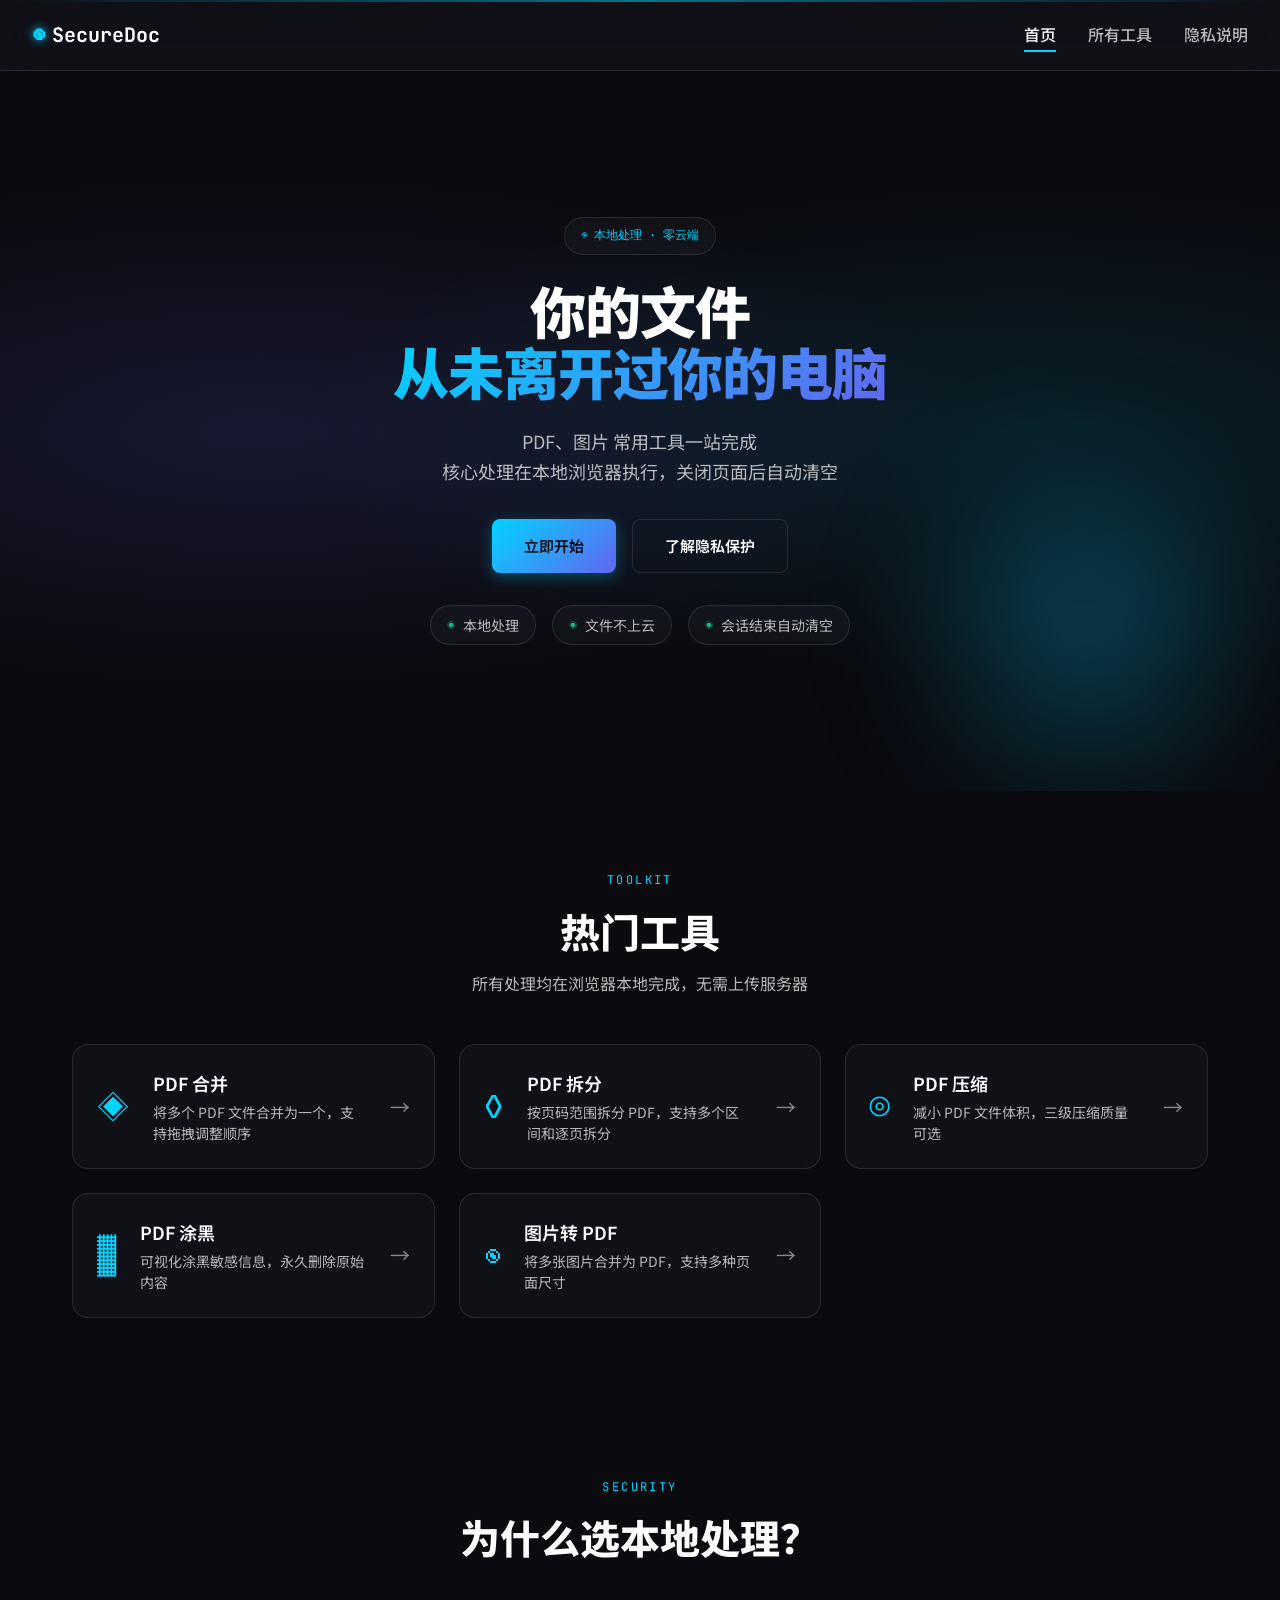
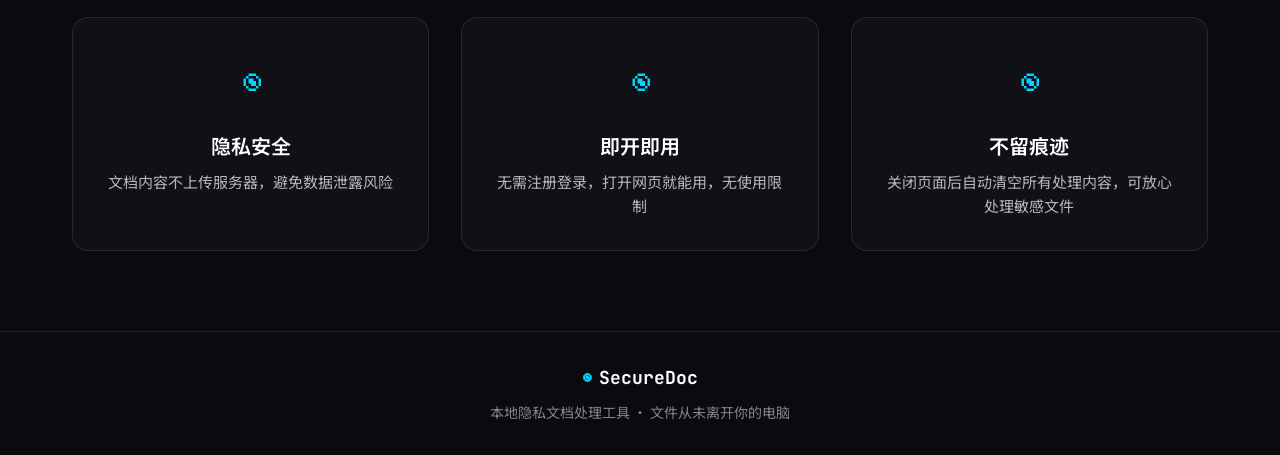
<file: index.html>
<!DOCTYPE html>
<html lang="zh-CN">
<head>
    <meta charset="UTF-8">
    <meta name="viewport" content="width=device-width, initial-scale=1.0">
    <title>SecureDoc - 本地隐私文档处理工具</title>
    <link rel="stylesheet" href="css/style.css">
    <link rel="preconnect" href="https://fonts.googleapis.com">
    <link rel="preconnect" href="https://fonts.gstatic.com" crossorigin>
    <link href="https://fonts.googleapis.com/css2?family=JetBrains+Mono:wght@300;400;500;700&family=Noto+Sans+SC:wght@300;400;500;700;900&display=swap" rel="stylesheet">
</head>
<body>
    <nav class="navbar">
        <div class="nav-brand">
            <span class="logo">◉</span>
            <span class="brand-name">SecureDoc</span>
        </div>
        <div class="nav-links">
            <a href="index.html" class="active">首页</a>
            <a href="#tools">所有工具</a>
            <a href="privacy.html">隐私说明</a>
        </div>
    </nav>

    <main>
        <!-- Hero Section -->
        <section class="hero">
            <div class="scan-line"></div>
            <div class="hero-content">
                <div class="hero-badge">◉ 本地处理 · 零云端</div>
                <h1>你的文件<br><span class="highlight">从未离开过你的电脑</span></h1>
                <p class="hero-subtitle">PDF、图片 常用工具一站完成<br>核心处理在本地浏览器执行，关闭页面后自动清空</p>
                <div class="hero-cta">
                    <a href="#tools" class="btn btn-primary">立即开始</a>
                    <a href="privacy.html" class="btn btn-secondary">了解隐私保护</a>
                </div>
                <div class="trust-badges">
                    <span class="badge"><span class="badge-icon">◉</span> 本地处理</span>
                    <span class="badge"><span class="badge-icon">◉</span> 文件不上云</span>
                    <span class="badge"><span class="badge-icon">◉</span> 会话结束自动清空</span>
                </div>
            </div>
            <div class="hero-visual">
                <div class="glow-orb"></div>
            </div>
        </section>

        <!-- Tools Section -->
        <section class="tools-section" id="tools">
            <div class="section-header">
                <div class="section-tag">TOOLKIT</div>
                <h2>热门工具</h2>
                <p class="section-subtitle">所有处理均在浏览器本地完成，无需上传服务器</p>
            </div>
            
            <div class="tools-grid">
                <a href="tools/pdf-merge.html" class="tool-card">
                    <div class="tool-icon">◈</div>
                    <div class="tool-content">
                        <h3>PDF 合并</h3>
                        <p>将多个 PDF 文件合并为一个，支持拖拽调整顺序</p>
                    </div>
                    <div class="tool-arrow">→</div>
                </a>
                
                <a href="tools/pdf-split.html" class="tool-card">
                    <div class="tool-icon">◊</div>
                    <div class="tool-content">
                        <h3>PDF 拆分</h3>
                        <p>按页码范围拆分 PDF，支持多个区间和逐页拆分</p>
                    </div>
                    <div class="tool-arrow">→</div>
                </a>
                
                <a href="tools/pdf-compress.html" class="tool-card">
                    <div class="tool-icon">◎</div>
                    <div class="tool-content">
                        <h3>PDF 压缩</h3>
                        <p>减小 PDF 文件体积，三级压缩质量可选</p>
                    </div>
                    <div class="tool-arrow">→</div>
                </a>
                
                <a href="tools/pdf-redact.html" class="tool-card">
                    <div class="tool-icon">▓</div>
                    <div class="tool-content">
                        <h3>PDF 涂黑</h3>
                        <p>可视化涂黑敏感信息，永久删除原始内容</p>
                    </div>
                    <div class="tool-arrow">→</div>
                </a>
                
                <a href="tools/image-to-pdf.html" class="tool-card">
                    <div class="tool-icon">◉</div>
                    <div class="tool-content">
                        <h3>图片转 PDF</h3>
                        <p>将多张图片合并为 PDF，支持多种页面尺寸</p>
                    </div>
                    <div class="tool-arrow">→</div>
                </a>
            </div>
        </section>

        <!-- Privacy Info Section -->
        <section class="privacy-section">
            <div class="section-header">
                <div class="section-tag">SECURITY</div>
                <h2>为什么选本地处理？</h2>
            </div>
            <div class="privacy-features">
                <div class="feature">
                    <div class="feature-icon">◉</div>
                    <h3>隐私安全</h3>
                    <p>文档内容不上传服务器，避免数据泄露风险</p>
                </div>
                <div class="feature">
                    <div class="feature-icon">◉</div>
                    <h3>即开即用</h3>
                    <p>无需注册登录，打开网页就能用，无使用限制</p>
                </div>
                <div class="feature">
                    <div class="feature-icon">◉</div>
                    <h3>不留痕迹</h3>
                    <p>关闭页面后自动清空所有处理内容，可放心处理敏感文件</p>
                </div>
            </div>
        </section>
    </main>

    <footer class="footer">
        <div class="footer-content">
            <div class="footer-brand">
                <span class="logo">◉</span>
                <span>SecureDoc</span>
            </div>
            <p class="footer-note">本地隐私文档处理工具 · 文件从未离开你的电脑</p>
        </div>
    </footer>

    <script src="js/app.js"></script>
</body>
</html>
</file>
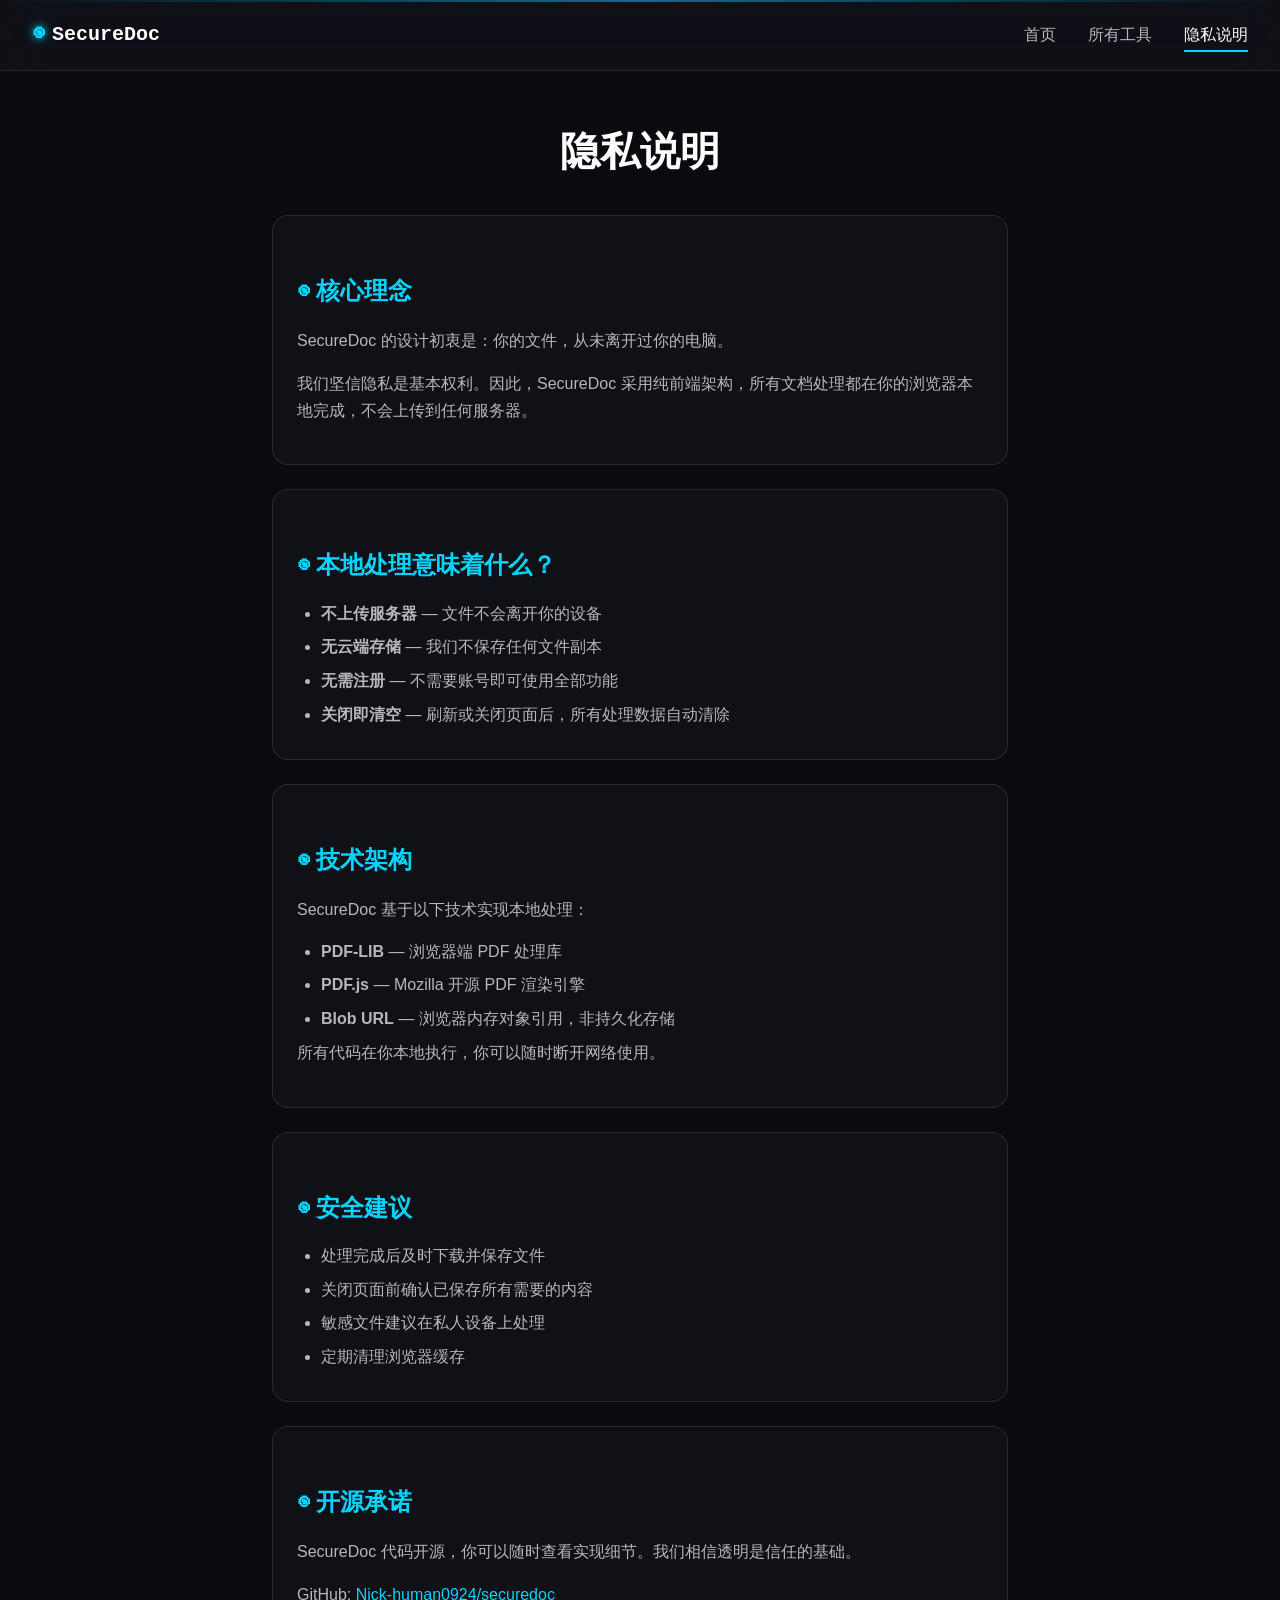
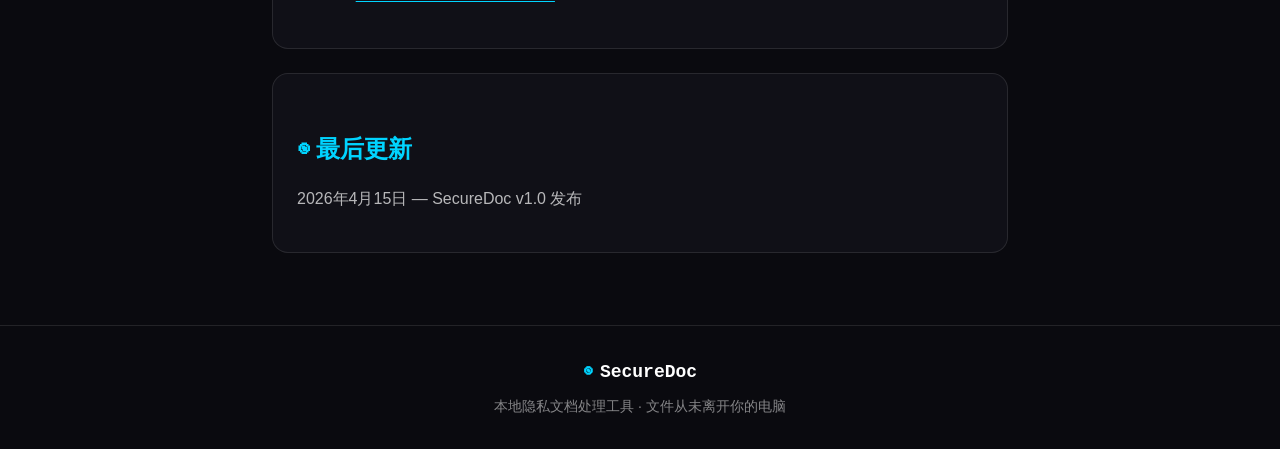
<file: privacy.html>
<!DOCTYPE html>
<html lang="zh-CN">
<head>
    <meta charset="UTF-8">
    <meta name="viewport" content="width=device-width, initial-scale=1.0">
    <title>隐私说明 - SecureDoc</title>
    <link rel="stylesheet" href="css/style.css">
</head>
<body>
    <div class="scan-line"></div>
    
    <nav class="navbar">
        <div class="nav-brand">
            <span class="logo">◉</span>
            <span class="brand-name">SecureDoc</span>
        </div>
        <div class="nav-links">
            <a href="index.html">首页</a>
            <a href="index.html#tools">所有工具</a>
            <a href="privacy.html" class="active">隐私说明</a>
        </div>
    </nav>

    <main class="privacy-page">
        <h1>隐私说明</h1>
        
        <div class="privacy-content-block">
            <h2>◉ 核心理念</h2>
            <p>SecureDoc 的设计初衷是：你的文件，从未离开过你的电脑。</p>
            <p>我们坚信隐私是基本权利。因此，SecureDoc 采用纯前端架构，所有文档处理都在你的浏览器本地完成，不会上传到任何服务器。</p>
        </div>

        <div class="privacy-content-block">
            <h2>◉ 本地处理意味着什么？</h2>
            <ul>
                <li><strong>不上传服务器</strong> — 文件不会离开你的设备</li>
                <li><strong>无云端存储</strong> — 我们不保存任何文件副本</li>
                <li><strong>无需注册</strong> — 不需要账号即可使用全部功能</li>
                <li><strong>关闭即清空</strong> — 刷新或关闭页面后，所有处理数据自动清除</li>
            </ul>
        </div>

        <div class="privacy-content-block">
            <h2>◉ 技术架构</h2>
            <p>SecureDoc 基于以下技术实现本地处理：</p>
            <ul>
                <li><strong>PDF-LIB</strong> — 浏览器端 PDF 处理库</li>
                <li><strong>PDF.js</strong> — Mozilla 开源 PDF 渲染引擎</li>
                <li><strong>Blob URL</strong> — 浏览器内存对象引用，非持久化存储</li>
            </ul>
            <p>所有代码在你本地执行，你可以随时断开网络使用。</p>
        </div>

        <div class="privacy-content-block">
            <h2>◉ 安全建议</h2>
            <ul>
                <li>处理完成后及时下载并保存文件</li>
                <li>关闭页面前确认已保存所有需要的内容</li>
                <li>敏感文件建议在私人设备上处理</li>
                <li>定期清理浏览器缓存</li>
            </ul>
        </div>

        <div class="privacy-content-block">
            <h2>◉ 开源承诺</h2>
            <p>SecureDoc 代码开源，你可以随时查看实现细节。我们相信透明是信任的基础。</p>
            <p>GitHub: <a href="https://github.com/Nick-human0924/securedoc" style="color: var(--accent-cyan);">Nick-human0924/securedoc</a></p>
        </div>

        <div class="privacy-content-block">
            <h2>◉ 最后更新</h2>
            <p>2026年4月15日 — SecureDoc v1.0 发布</p>
        </div>
    </main>

    <footer class="footer">
        <div class="footer-content">
            <div class="footer-brand">
                <span class="logo">◉</span>
                <span>SecureDoc</span>
            </div>
            <p class="footer-note">本地隐私文档处理工具 · 文件从未离开你的电脑</p>
        </div>
    </footer>
</body>
</html>
</file>
<file: css/style.css>
/* ===== CSS RESET & VARIABLES ===== */
*, *::before, *::after {
    margin: 0;
    padding: 0;
    box-sizing: border-box;
}

:root {
    /* Core Colors - Dark Theme */
    --bg-primary: #0a0a0f;
    --bg-secondary: #12121a;
    --bg-card: rgba(18, 18, 26, 0.8);
    --bg-glass: rgba(255, 255, 255, 0.03);
    
    /* Accent Colors - Neon */
    --accent-cyan: #00d4ff;
    --accent-blue: #6366f1;
    --accent-purple: #8b5cf6;
    --accent-green: #10b981;
    --accent-red: #ef4444;
    
    /* Text Colors */
    --text-primary: #ffffff;
    --text-secondary: rgba(255, 255, 255, 0.7);
    --text-muted: rgba(255, 255, 255, 0.5);
    
    /* Borders & Shadows */
    --border-color: rgba(255, 255, 255, 0.1);
    --border-glow: rgba(0, 212, 255, 0.3);
    --shadow-glow: 0 0 20px rgba(0, 212, 255, 0.15);
    
    /* Fonts */
    --font-mono: 'JetBrains Mono', 'Fira Code', monospace;
    --font-sans: 'Noto Sans SC', -apple-system, BlinkMacSystemFont, sans-serif;
    
    /* Spacing */
    --space-xs: 0.5rem;
    --space-sm: 1rem;
    --space-md: 1.5rem;
    --space-lg: 2rem;
    --space-xl: 3rem;
    --space-xxl: 5rem;
    
    /* Transitions */
    --transition-fast: 0.15s ease;
    --transition-base: 0.3s ease;
}

html {
    scroll-behavior: smooth;
}

body {
    font-family: var(--font-sans);
    line-height: 1.6;
    color: var(--text-primary);
    background: var(--bg-primary);
    min-height: 100vh;
    overflow-x: hidden;
}

/* ===== SCAN LINE EFFECT ===== */
.scan-line {
    position: fixed;
    top: 0;
    left: 0;
    right: 0;
    height: 2px;
    background: linear-gradient(90deg, transparent, var(--accent-cyan), transparent);
    opacity: 0.5;
    animation: scan 8s linear infinite;
    pointer-events: none;
    z-index: 9999;
}

@keyframes scan {
    0% { transform: translateY(-100vh); }
    100% { transform: translateY(100vh); }
}

/* ===== NAVBAR ===== */
.navbar {
    display: flex;
    justify-content: space-between;
    align-items: center;
    padding: var(--space-sm) var(--space-lg);
    background: var(--bg-card);
    backdrop-filter: blur(20px);
    border-bottom: 1px solid var(--border-color);
    position: sticky;
    top: 0;
    z-index: 100;
}

.nav-brand {
    display: flex;
    align-items: center;
    gap: var(--space-xs);
    font-family: var(--font-mono);
    font-size: 1.25rem;
    font-weight: 700;
}

.nav-brand .logo {
    color: var(--accent-cyan);
    font-size: 1.5rem;
    text-shadow: 0 0 10px var(--accent-cyan);
}

.nav-links {
    display: flex;
    gap: var(--space-lg);
}

.nav-links a {
    text-decoration: none;
    color: var(--text-secondary);
    font-weight: 500;
    transition: color var(--transition-fast);
    position: relative;
}

.nav-links a::after {
    content: '';
    position: absolute;
    bottom: -4px;
    left: 0;
    width: 0;
    height: 2px;
    background: var(--accent-cyan);
    transition: width var(--transition-fast);
}

.nav-links a:hover,
.nav-links a.active {
    color: var(--text-primary);
}

.nav-links a:hover::after,
.nav-links a.active::after {
    width: 100%;
}

/* ===== HERO SECTION ===== */
.hero {
    padding: var(--space-xxl) var(--space-lg);
    text-align: center;
    position: relative;
    overflow: hidden;
    min-height: 80vh;
    display: flex;
    align-items: center;
    justify-content: center;
}

.hero::before {
    content: '';
    position: absolute;
    top: 0;
    left: 0;
    right: 0;
    bottom: 0;
    background: 
        radial-gradient(ellipse at 20% 50%, rgba(99, 102, 241, 0.15) 0%, transparent 50%),
        radial-gradient(ellipse at 80% 50%, rgba(0, 212, 255, 0.1) 0%, transparent 50%);
    pointer-events: none;
}

.hero-content {
    position: relative;
    z-index: 1;
    max-width: 700px;
}

.hero-badge {
    display: inline-block;
    padding: 0.5rem 1rem;
    background: var(--bg-glass);
    border: 1px solid var(--border-color);
    border-radius: 2rem;
    font-family: var(--font-mono);
    font-size: 0.75rem;
    color: var(--accent-cyan);
    margin-bottom: var(--space-md);
}

.hero h1 {
    font-size: 3.5rem;
    font-weight: 900;
    margin-bottom: var(--space-md);
    line-height: 1.1;
    letter-spacing: -0.02em;
}

.hero .highlight {
    background: linear-gradient(135deg, var(--accent-cyan), var(--accent-blue));
    -webkit-background-clip: text;
    -webkit-text-fill-color: transparent;
    background-clip: text;
}

.hero-subtitle {
    font-size: 1.125rem;
    color: var(--text-secondary);
    margin-bottom: var(--space-lg);
    line-height: 1.7;
}

.hero-cta {
    display: flex;
    gap: var(--space-sm);
    justify-content: center;
    margin-bottom: var(--space-lg);
    flex-wrap: wrap;
}

/* ===== BUTTONS ===== */
.btn {
    display: inline-flex;
    align-items: center;
    justify-content: center;
    gap: 0.5rem;
    padding: 0.875rem 2rem;
    border-radius: 0.5rem;
    font-weight: 600;
    font-size: 0.9375rem;
    text-decoration: none;
    cursor: pointer;
    transition: all var(--transition-fast);
    border: none;
    font-family: var(--font-sans);
}

.btn-primary {
    background: linear-gradient(135deg, var(--accent-cyan), var(--accent-blue));
    color: var(--bg-primary);
    box-shadow: 0 4px 15px rgba(0, 212, 255, 0.3);
}

.btn-primary:hover {
    transform: translateY(-2px);
    box-shadow: 0 8px 25px rgba(0, 212, 255, 0.4);
}

.btn-secondary {
    background: transparent;
    color: var(--text-primary);
    border: 1px solid var(--border-color);
}

.btn-secondary:hover {
    background: var(--bg-glass);
    border-color: var(--accent-cyan);
}

.btn:disabled {
    opacity: 0.5;
    cursor: not-allowed;
}

/* ===== BADGES ===== */
.trust-badges {
    display: flex;
    gap: var(--space-sm);
    justify-content: center;
    flex-wrap: wrap;
}

.badge {
    display: inline-flex;
    align-items: center;
    gap: 0.5rem;
    padding: 0.5rem 1rem;
    background: var(--bg-glass);
    border: 1px solid var(--border-color);
    border-radius: 2rem;
    font-size: 0.875rem;
    color: var(--text-secondary);
}

.badge-icon {
    color: var(--accent-green);
    font-size: 0.5rem;
}

/* ===== GLOW ORB ===== */
.glow-orb {
    position: absolute;
    width: 400px;
    height: 400px;
    background: radial-gradient(circle, rgba(0, 212, 255, 0.3) 0%, transparent 70%);
    border-radius: 50%;
    filter: blur(60px);
    animation: pulse 4s ease-in-out infinite;
    pointer-events: none;
}

@keyframes pulse {
    0%, 100% { transform: scale(1); opacity: 0.5; }
    50% { transform: scale(1.1); opacity: 0.7; }
}

/* ===== SECTIONS ===== */
.tools-section,
.privacy-section {
    padding: var(--space-xxl) var(--space-lg);
    max-width: 1200px;
    margin: 0 auto;
}

.section-header {
    text-align: center;
    margin-bottom: var(--space-xl);
}

.section-tag {
    font-family: var(--font-mono);
    font-size: 0.75rem;
    color: var(--accent-cyan);
    letter-spacing: 0.2em;
    margin-bottom: var(--space-xs);
}

.section-header h2 {
    font-size: 2.5rem;
    font-weight: 800;
    margin-bottom: var(--space-xs);
}

.section-subtitle {
    color: var(--text-secondary);
    font-size: 1rem;
}

/* ===== TOOLS GRID ===== */
.tools-grid {
    display: grid;
    grid-template-columns: repeat(auto-fill, minmax(320px, 1fr));
    gap: var(--space-md);
}

.tool-card {
    display: flex;
    align-items: center;
    gap: var(--space-md);
    padding: var(--space-md);
    background: var(--bg-card);
    border: 1px solid var(--border-color);
    border-radius: 1rem;
    text-decoration: none;
    color: inherit;
    transition: all var(--transition-base);
    position: relative;
    overflow: hidden;
}

.tool-card::before {
    content: '';
    position: absolute;
    top: 0;
    left: 0;
    right: 0;
    bottom: 0;
    background: linear-gradient(135deg, rgba(0, 212, 255, 0.05), transparent);
    opacity: 0;
    transition: opacity var(--transition-base);
}

.tool-card:hover {
    border-color: var(--border-glow);
    box-shadow: var(--shadow-glow);
    transform: translateY(-4px);
}

.tool-card:hover::before {
    opacity: 1;
}

.tool-icon {
    font-size: 2rem;
    color: var(--accent-cyan);
    flex-shrink: 0;
    font-family: var(--font-mono);
}

.tool-content {
    flex: 1;
}

.tool-content h3 {
    font-size: 1.125rem;
    font-weight: 600;
    margin-bottom: 0.25rem;
    color: var(--text-primary);
}

.tool-content p {
    font-size: 0.875rem;
    color: var(--text-secondary);
    line-height: 1.5;
}

.tool-arrow {
    font-size: 1.25rem;
    color: var(--text-muted);
    transition: all var(--transition-fast);
}

.tool-card:hover .tool-arrow {
    color: var(--accent-cyan);
    transform: translateX(4px);
}

/* ===== PRIVACY FEATURES ===== */
.privacy-features {
    display: grid;
    grid-template-columns: repeat(auto-fit, minmax(280px, 1fr));
    gap: var(--space-lg);
}

.feature {
    text-align: center;
    padding: var(--space-lg);
    background: var(--bg-card);
    border: 1px solid var(--border-color);
    border-radius: 1rem;
    transition: all var(--transition-base);
}

.feature:hover {
    border-color: var(--border-glow);
    box-shadow: var(--shadow-glow);
}

.feature-icon {
    font-size: 2.5rem;
    color: var(--accent-cyan);
    margin-bottom: var(--space-sm);
    font-family: var(--font-mono);
}

.feature h3 {
    font-size: 1.25rem;
    font-weight: 600;
    margin-bottom: var(--space-xs);
}

.feature p {
    color: var(--text-secondary);
    font-size: 0.9375rem;
    line-height: 1.6;
}

/* ===== FOOTER ===== */
.footer {
    border-top: 1px solid var(--border-color);
    padding: var(--space-lg);
    text-align: center;
}

.footer-content {
    max-width: 1200px;
    margin: 0 auto;
}

.footer-brand {
    display: inline-flex;
    align-items: center;
    gap: 0.5rem;
    font-family: var(--font-mono);
    font-weight: 700;
    font-size: 1.125rem;
    margin-bottom: 0.5rem;
}

.footer-brand .logo {
    color: var(--accent-cyan);
}

.footer-note {
    color: var(--text-muted);
    font-size: 0.875rem;
}

/* ===== TOOL PAGES ===== */
.tool-page {
    max-width: 900px;
    margin: 0 auto;
    padding: var(--space-lg);
}

.tool-header {
    text-align: center;
    margin-bottom: var(--space-lg);
}

.tool-header h1 {
    font-size: 2rem;
    font-weight: 700;
    margin-bottom: 0.5rem;
}

.tool-header p {
    color: var(--text-secondary);
}

.trust-banner {
    background: linear-gradient(135deg, rgba(16, 185, 129, 0.1), rgba(16, 185, 129, 0.05));
    border: 1px solid rgba(16, 185, 129, 0.2);
    color: var(--accent-green);
    padding: 0.875rem 1rem;
    border-radius: 0.5rem;
    text-align: center;
    margin-bottom: var(--space-lg);
    font-size: 0.875rem;
    font-family: var(--font-mono);
}

/* ===== UPLOAD AREA ===== */
.upload-area {
    border: 2px dashed var(--border-color);
    border-radius: 1rem;
    padding: var(--space-xl);
    text-align: center;
    background: var(--bg-card);
    transition: all var(--transition-base);
    cursor: pointer;
    position: relative;
    overflow: hidden;
}

.upload-area::before {
    content: '';
    position: absolute;
    top: 0;
    left: 0;
    right: 0;
    bottom: 0;
    background: linear-gradient(135deg, rgba(0, 212, 255, 0.03), transparent);
    opacity: 0;
    transition: opacity var(--transition-base);
}

.upload-area:hover,
.upload-area.dragover {
    border-color: var(--accent-cyan);
    box-shadow: var(--shadow-glow);
}

.upload-area:hover::before,
.upload-area.dragover::before {
    opacity: 1;
}

.upload-icon {
    font-size: 3rem;
    color: var(--accent-cyan);
    margin-bottom: var(--space-sm);
}

.upload-text {
    font-size: 1.125rem;
    color: var(--text-primary);
    margin-bottom: 0.5rem;
}

.upload-hint {
    font-size: 0.875rem;
    color: var(--text-muted);
}

/* ===== FILE LIST ===== */
.file-list {
    margin: var(--space-lg) 0;
}

.file-item {
    display: flex;
    align-items: center;
    gap: var(--space-sm);
    padding: var(--space-sm);
    background: var(--bg-card);
    border: 1px solid var(--border-color);
    border-radius: 0.75rem;
    margin-bottom: var(--space-xs);
    transition: all var(--transition-fast);
}

.file-item:hover {
    border-color: var(--border-glow);
}

.file-icon {
    font-size: 1.5rem;
    color: var(--accent-cyan);
}

.file-info {
    flex: 1;
}

.file-name {
    font-weight: 500;
    margin-bottom: 0.25rem;
    color: var(--text-primary);
}

.file-size {
    font-size: 0.75rem;
    color: var(--text-muted);
    font-family: var(--font-mono);
}

.file-move {
    display: flex;
    flex-direction: column;
    gap: 0.25rem;
}

.file-move button {
    background: var(--bg-glass);
    border: 1px solid var(--border-color);
    width: 1.75rem;
    height: 1.75rem;
    border-radius: 0.375rem;
    cursor: pointer;
    color: var(--text-secondary);
    transition: all var(--transition-fast);
}

.file-move button:hover:not(:disabled) {
    background: var(--accent-cyan);
    color: var(--bg-primary);
    border-color: var(--accent-cyan);
}

.file-move button:disabled {
    opacity: 0.3;
    cursor: not-allowed;
}

.file-remove {
    background: rgba(239, 68, 68, 0.1);
    border: 1px solid rgba(239, 68, 68, 0.2);
    color: var(--accent-red);
    width: 2rem;
    height: 2rem;
    border-radius: 0.375rem;
    cursor: pointer;
    transition: all var(--transition-fast);
}

.file-remove:hover {
    background: var(--accent-red);
    color: white;
}

/* ===== OPTIONS PANEL ===== */
.privacy-content-block {
    background: var(--bg-card);
    border: 1px solid var(--border-color);
    border-radius: 1rem;
    padding: var(--space-md);
    margin-bottom: var(--space-md);
}

.privacy-content-block h3 {
    font-size: 1rem;
    font-weight: 600;
    margin-bottom: var(--space-sm);
    color: var(--text-primary);
}

/* Form elements */
select, input[type="text"], input[type="number"], input[type="range"] {
    width: 100%;
    padding: 0.75rem 1rem;
    background: var(--bg-glass);
    border: 1px solid var(--border-color);
    border-radius: 0.5rem;
    color: var(--text-primary);
    font-family: var(--font-sans);
    font-size: 0.9375rem;
    transition: all var(--transition-fast);
}

select:focus, input:focus {
    outline: none;
    border-color: var(--accent-cyan);
    box-shadow: 0 0 0 3px rgba(0, 212, 255, 0.1);
}

input[type="range"] {
    padding: 0;
    height: 6px;
    background: var(--bg-glass);
    cursor: pointer;
}

input[type="range"]::-webkit-slider-thumb {
    appearance: none;
    width: 18px;
    height: 18px;
    background: var(--accent-cyan);
    border-radius: 50%;
    cursor: pointer;
    box-shadow: 0 0 10px rgba(0, 212, 255, 0.5);
}

label {
    display: flex;
    align-items: center;
    gap: 0.5rem;
    cursor: pointer;
    color: var(--text-secondary);
    font-size: 0.9375rem;
}

input[type="radio"],
input[type="checkbox"] {
    width: auto;
    accent-color: var(--accent-cyan);
}

/* ===== ACTION BUTTONS ===== */
.action-buttons {
    display: flex;
    gap: var(--space-sm);
    justify-content: center;
    flex-wrap: wrap;
}

/* ===== PROGRESS ===== */
.progress-container {
    display: none;
    margin: var(--space-lg) 0;
}

.progress-container.active {
    display: block;
}

.progress-bar {
    height: 6px;
    background: var(--bg-glass);
    border-radius: 3px;
    overflow: hidden;
    border: 1px solid var(--border-color);
}

.progress-fill {
    height: 100%;
    background: linear-gradient(90deg, var(--accent-cyan), var(--accent-blue));
    width: 0%;
    transition: width 0.3s ease;
    box-shadow: 0 0 10px var(--accent-cyan);
}

.progress-text {
    text-align: center;
    margin-top: var(--space-xs);
    color: var(--text-secondary);
    font-size: 0.875rem;
    font-family: var(--font-mono);
}

/* ===== RESULT AREA ===== */
.result-area {
    display: none;
    text-align: center;
    padding: var(--space-lg);
    background: linear-gradient(135deg, rgba(16, 185, 129, 0.1), rgba(16, 185, 129, 0.05));
    border: 1px solid rgba(16, 185, 129, 0.2);
    border-radius: 1rem;
    margin-top: var(--space-lg);
}

.result-area.active {
    display: block;
}

.result-area h3 {
    color: var(--accent-green);
    margin-bottom: var(--space-sm);
}

/* ===== PDF VIEWER (REDACT) ===== */
.pdf-viewer {
    background: var(--bg-secondary);
    border: 1px solid var(--border-color);
    border-radius: 0.75rem;
    max-height: 600px;
    overflow: auto;
    padding: var(--space-sm);
}

.pdf-page {
    background: white;
    margin: 0 auto var(--space-sm);
    position: relative;
    box-shadow: 0 4px 20px rgba(0, 0, 0, 0.5);
}

.pdf-page canvas {
    display: block;
}

.redaction-overlay {
    position: absolute;
    background: black;
    cursor: move;
    border: 1px solid rgba(255, 68, 68, 0.5);
}

.redaction-overlay:hover {
    outline: 2px solid var(--accent-red);
}

.toolbar {
    background: var(--bg-card);
    border: 1px solid var(--border-color);
    padding: var(--space-sm);
    border-radius: 0.75rem;
    margin-bottom: var(--space-md);
    display: flex;
    gap: var(--space-sm);
    align-items: center;
    flex-wrap: wrap;
}

.page-nav {
    display: flex;
    align-items: center;
    gap: var(--space-xs);
    font-family: var(--font-mono);
    color: var(--text-secondary);
}

.page-nav button {
    padding: 0.5rem 1rem;
    background: var(--bg-glass);
    border: 1px solid var(--border-color);
    border-radius: 0.375rem;
    cursor: pointer;
    color: var(--text-primary);
    transition: all var(--transition-fast);
}

.page-nav button:hover:not(:disabled) {
    background: var(--accent-cyan);
    color: var(--bg-primary);
    border-color: var(--accent-cyan);
}

.page-nav button:disabled {
    opacity: 0.3;
    cursor: not-allowed;
}

.instruction {
    background: rgba(245, 158, 11, 0.1);
    border: 1px solid rgba(245, 158, 11, 0.2);
    color: #f59e0b;
    padding: 0.75rem 1rem;
    border-radius: 0.5rem;
    margin-bottom: var(--space-md);
    font-size: 0.875rem;
}

/* ===== PRIVACY PAGE ===== */
.privacy-page {
    max-width: 800px;
    margin: 0 auto;
    padding: var(--space-xl) var(--space-lg);
}

.privacy-page h1 {
    font-size: 2.5rem;
    font-weight: 800;
    margin-bottom: var(--space-lg);
    text-align: center;
}

.privacy-page h2 {
    font-size: 1.5rem;
    font-weight: 600;
    margin: var(--space-lg) 0 var(--space-sm);
    color: var(--accent-cyan);
}

.privacy-page p {
    color: var(--text-secondary);
    line-height: 1.7;
    margin-bottom: var(--space-sm);
}

.privacy-page ul {
    margin-left: var(--space-md);
    color: var(--text-secondary);
}

.privacy-page li {
    margin-bottom: 0.5rem;
    line-height: 1.6;
}

/* ===== RESPONSIVE ===== */
@media (max-width: 768px) {
    .hero h1 {
        font-size: 2.25rem;
    }
    
    .nav-links {
        gap: var(--space-sm);
        font-size: 0.875rem;
    }
    
    .hero-cta {
        flex-direction: column;
        align-items: center;
    }
    
    .tools-grid {
        grid-template-columns: 1fr;
    }
    
    .tool-card {
        flex-direction: column;
        text-align: center;
    }
    
    .tool-arrow {
        display: none;
    }
    
    .section-header h2 {
        font-size: 1.75rem;
    }
}
</file>
